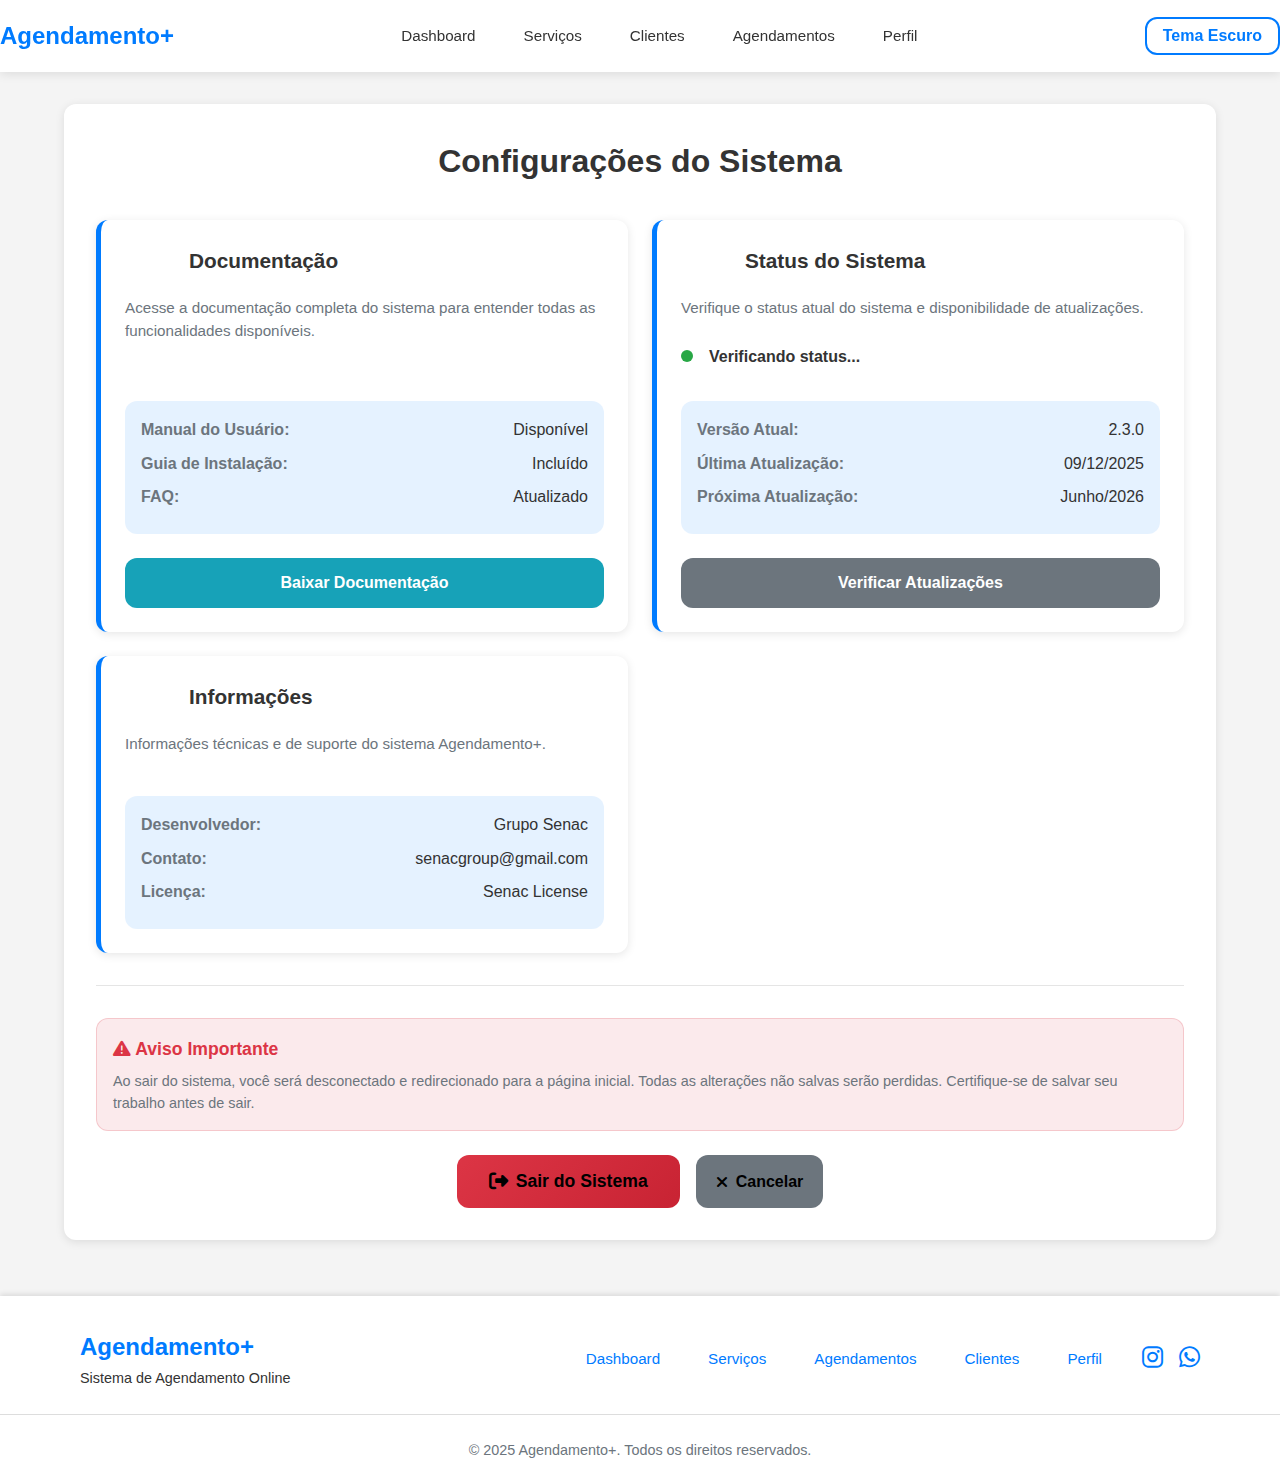
<file: configuracoes.html>
<!DOCTYPE html>
<html lang="pt-BR">
<head>
  <meta charset="UTF-8">
  <meta name="viewport" content="width=device-width, initial-scale=1.0">
  <title>Configurações - Agendamento+</title>
  
  <!-- Meta tags para PWA e responsividade -->
  <meta name="theme-color" content="#007bff">
  <meta name="apple-mobile-web-app-status-bar-style" content="#007bff">
  <meta name="msapplication-navbutton-color" content="#007bff">
   <link rel="stylesheet" href="https://cdnjs.cloudflare.com/ajax/libs/font-awesome/6.4.0/css/all.min.css">
  <!-- CSS do Header -->
  <link rel="stylesheet" href="header.css">
  
  <style>
    /* ========================
       TEMA CLARO/ESCURO - OTIMIZADO
    ======================== */
    :root {
      --bg-color: #f4f4f4;
      --text-color: #333;
      --card-bg: #fff;
      --primary-color: #007bff;
      --secondary-color: #6c757d;
      --success-color: #28a745;
      --warning-color: #ffc107;
      --danger-color: #dc3545;
      --info-color: #17a2b8;
      --shadow: 0 2px 10px rgba(0,0,0,0.1);
      --border-radius: 12px;
      --transition: all 0.3s ease;
    }
    .footer-link i {
  font-size: 1.5rem;
}
    [data-theme="dark"] {
      --bg-color: #1e1e1e;
      --text-color: #f4f4f4;
      --card-bg: #2a2a2a;
      --primary-color: #0d6efd;
      --secondary-color: #5a6268;
      --success-color: #218838;
      --warning-color: #e0a800;
      --danger-color: #c82333;
      --info-color: #138496;
      --shadow: 0 2px 10px rgba(0,0,0,0.3);
    }

    /* ========================
       RESET E BASE RESPONSIVA
    ======================== */
    * {
      margin: 0;
      padding: 0;
      box-sizing: border-box;
    }

    body {
      font-family: 'Segoe UI', Arial, sans-serif;
      background-color: var(--bg-color);
      color: var(--text-color);
      line-height: 1.6;
      transition: var(--transition);
      min-height: 100vh;
      display: flex;
      flex-direction: column;
    }

    .container {
      width: 90%;
      max-width: 1200px;
      margin: 0 auto;
      padding: 0 1rem;
    }

    /* ========================
       MAIN CONTENT RESPONSIVO
    ======================== */
    .main-content {
      flex: 1;
      padding: 2rem 0;
    }

    .section {
      background: var(--card-bg);
      padding: clamp(1.5rem, 4vw, 2rem);
      border-radius: var(--border-radius);
      box-shadow: var(--shadow);
      margin-bottom: 1.5rem;
    }

    .section-title {
      text-align: center;
      margin-bottom: 2rem;
      font-size: clamp(1.5rem, 5vw, 2rem);
      color: var(--text-color);
      font-weight: 700;
    }

    /* ========================
       CONFIGURAÇÕES GRID
    ======================== */
    .settings-grid {
      display: grid;
      grid-template-columns: repeat(auto-fit, minmax(min(100%, 350px), 1fr));
      gap: 1.5rem;
      margin-top: 2rem;
    }

    .setting-card {
      background: var(--card-bg);
      padding: clamp(1.25rem, 3vw, 1.5rem);
      border-radius: var(--border-radius);
      box-shadow: var(--shadow);
      border-left: 5px solid var(--primary-color);
      transition: transform 0.3s ease;
      height: 100%;
      display: flex;
      flex-direction: column;
    }

    .setting-card:hover {
      transform: translateY(-5px);
    }

    .setting-header {
      display: flex;
      align-items: center;
      gap: 1rem;
      margin-bottom: 1.25rem;
    }

    .setting-icon {
      font-size: clamp(1.5rem, 4vw, 2rem);
      color: var(--primary-color);
      width: 3rem;
      text-align: center;
    }

    .setting-title {
      font-size: clamp(1.125rem, 3vw, 1.3rem);
      font-weight: 700;
      margin: 0;
      color: var(--text-color);
    }

    .setting-description {
      color: var(--secondary-color);
      margin-bottom: 1.5rem;
      line-height: 1.5;
      font-size: clamp(0.875rem, 2.5vw, 0.95rem);
      flex: 1;
    }

    /* ========================
       SWITCH PERSONALIZADO
    ======================== */
    .switch {
      position: relative;
      display: inline-block;
      width: 60px;
      height: 34px;
    }

    .switch input {
      opacity: 0;
      width: 0;
      height: 0;
    }

    .slider {
      position: absolute;
      cursor: pointer;
      top: 0;
      left: 0;
      right: 0;
      bottom: 0;
      background-color: #ccc;
      transition: .4s;
      border-radius: 34px;
    }

    .slider:before {
      position: absolute;
      content: "";
      height: 26px;
      width: 26px;
      left: 4px;
      bottom: 4px;
      background-color: white;
      transition: .4s;
      border-radius: 50%;
    }

    input:checked + .slider {
      background-color: var(--primary-color);
    }

    input:checked + .slider:before {
      transform: translateX(26px);
    }

    /* ========================
       BOTÕES
    ======================== */
    .btn {
      padding: clamp(0.875rem, 2.5vw, 1rem) clamp(1rem, 3vw, 1.25rem);
      border: none;
      border-radius: var(--border-radius);
      font-size: clamp(0.875rem, 2.5vw, 1rem);
      font-weight: 600;
      cursor: pointer;
      transition: all 0.3s ease;
      text-decoration: none;
      display: inline-flex;
      align-items: center;
      justify-content: center;
      gap: 0.5rem;
      min-height: 50px;
    }

    .btn-primary { background-color: var(--primary-color); color: white; }
    .btn-success { background-color: var(--success-color); color: white; }
    .btn-secondary { background-color: var(--secondary-color); color: white; }
    .btn-info { background-color: var(--info-color); color: white; }
    .btn-danger { 
      background-color: var(--danger-color); 
      color: white; 
      border: none;
    }

    .btn-danger:hover {
      background-color: #c82333;
      transform: translateY(-2px);
      box-shadow: 0 4px 15px rgba(220, 53, 69, 0.3);
    }

    .btn:hover {
      transform: translateY(-2px);
      box-shadow: 0 4px 15px rgba(0,0,0,0.2);
      opacity: 0.9;
    }

    /* ========================
       STATUS DO SISTEMA
    ======================== */
    .system-status {
      display: flex;
      align-items: center;
      gap: 1rem;
      margin-bottom: 1rem;
    }

    .status-indicator {
      width: 12px;
      height: 12px;
      border-radius: 50%;
      animation: pulse 2s infinite;
    }

    .status-online {
      background-color: var(--success-color);
    }

    .status-offline {
      background-color: var(--danger-color);
    }

    .status-text {
      font-weight: 600;
    }

    .version-info {
      background: rgba(0,123,255,0.1);
      padding: 1rem;
      border-radius: var(--border-radius);
      margin-top: 1rem;
    }

    .version-item {
      display: flex;
      justify-content: space-between;
      margin-bottom: 0.5rem;
    }

    .version-label {
      color: var(--secondary-color);
      font-weight: 600;
    }

    .version-value {
      color: var(--text-color);
    }

    /* ========================
       CONTROLE DE NEVE
    ======================== */
    .neve-control {
      display: flex;
      align-items: center;
      justify-content: space-between;
      margin: 1.5rem 0;
      padding: 1rem;
      background: rgba(0, 123, 255, 0.05);
      border-radius: var(--border-radius);
      border: 1px solid rgba(0, 123, 255, 0.1);
    }

    .neve-status {
      font-weight: 600;
      display: flex;
      align-items: center;
      gap: 0.5rem;
    }

    /* ========================
       BOTÃO DE SAIR - ESTILOS
    ======================== */
    .logout-section {
      margin-top: 2rem;
      padding-top: 2rem;
      border-top: 1px solid rgba(0,0,0,0.1);
      text-align: center;
    }

    [data-theme="dark"] .logout-section {
      border-top-color: rgba(255,255,255,0.1);
    }

    .logout-warning {
      background: rgba(220, 53, 69, 0.1);
      border: 1px solid rgba(220, 53, 69, 0.2);
      padding: 1rem;
      border-radius: var(--border-radius);
      margin-bottom: 1.5rem;
      text-align: left;
    }

    .logout-warning h4 {
      color: var(--danger-color);
      margin-bottom: 0.5rem;
      font-size: 1.1rem;
    }

    .logout-warning p {
      color: var(--secondary-color);
      font-size: 0.9rem;
      line-height: 1.5;
    }

    .logout-btn-container {
      display: flex;
      justify-content: center;
      gap: 1rem;
      flex-wrap: wrap;
    }

    .btn-logout {
      background: linear-gradient(135deg, var(--danger-color) 0%, #c82333 100%);
      padding: 1rem 2rem;
      font-size: 1.1rem;
      min-width: 200px;
      border: none;
    }

    .btn-logout i {
      font-size: 1.2rem;
    }

    .btn-logout:hover {
      background: linear-gradient(135deg, #c82333 0%, #a71d2a 100%);
    }

    .btn-cancel {
      background-color: var(--secondary-color);
    }

    .btn-cancel:hover {
      background-color: #545b62;
    }

    /* Modal de confirmação de saída */
    .logout-modal {
      display: none;
      position: fixed;
      top: 0;
      left: 0;
      width: 100%;
      height: 100%;
      background: rgba(0,0,0,0.5);
      z-index: 1000;
      align-items: center;
      justify-content: center;
      animation: fadeIn 0.3s ease;
    }

    .logout-modal.show {
      display: flex;
    }

    .modal-content {
      background: var(--card-bg);
      padding: 2rem;
      border-radius: var(--border-radius);
      max-width: 500px;
      width: 90%;
      box-shadow: 0 10px 30px rgba(0,0,0,0.2);
      animation: slideUp 0.3s ease;
    }

    .modal-header {
      text-align: center;
      margin-bottom: 1.5rem;
    }

    .modal-header i {
      font-size: 3rem;
      color: var(--danger-color);
      margin-bottom: 1rem;
    }

    .modal-header h3 {
      color: var(--text-color);
      font-size: 1.5rem;
      margin-bottom: 0.5rem;
    }

    .modal-body {
      margin-bottom: 2rem;
      text-align: center;
      color: var(--secondary-color);
      line-height: 1.6;
    }

    .modal-footer {
      display: flex;
      justify-content: center;
      gap: 1rem;
    }

    @keyframes fadeIn {
      from { opacity: 0; }
      to { opacity: 1; }
    }

    @keyframes slideUp {
      from {
        transform: translateY(50px);
        opacity: 0;
      }
      to {
        transform: translateY(0);
        opacity: 1;
      }
    }

    /* ========================
       FOOTER RESPONSIVO
    ======================== */
    .footer {
      background: var(--card-bg);
      padding: 2rem 0 1rem;
      text-align: center;
      font-size: clamp(0.8rem, 2.5vw, 0.9rem);
      margin-top: auto;
      width: 100%;
      box-shadow: 0 -2px 5px rgba(0,0,0,0.1);
    }

    .footer-content {
      display: grid;
      grid-template-columns: 1fr;
      gap: 1.5rem;
      margin-bottom: 1.5rem;
    }

    @media (min-width: 768px) {
      .footer-content {
        grid-template-columns: 1fr auto auto;
        align-items: center;
        text-align: left;
      }
    }

    .footer-brand {
      text-align: center;
    }

    @media (min-width: 768px) {
      .footer-brand {
        text-align: left;
      }
    }

    .footer-nav {
      display: flex;
      flex-wrap: wrap;
      gap: 1rem;
      justify-content: center;
    }

    @media (min-width: 768px) {
      .footer-nav {
        justify-content: flex-start;
      }
    }

    .footer-social {
      display: flex;
      gap: 1rem;
      justify-content: center;
    }

    @media (min-width: 768px) {
      .footer-social {
        justify-content: flex-end;
      }
    }

    .footer-nav a,
    .footer-social a {
      color: var(--primary-color);
      text-decoration: none;
      transition: color 0.3s ease;
      font-weight: 500;
    }

    .footer-nav a:hover,
    .footer-social a:hover {
      text-decoration: underline;
      color: #0056b3;
    }

    .footer-copy {
      margin-top: 1.5rem;
      padding-top: 1.5rem;
      border-top: 1px solid #ddd;
      color: var(--secondary-color);
    }

    [data-theme="dark"] .footer-copy {
      border-top-color: #444;
    }

    /* ========================
       PRELOADER OTIMIZADO
    ======================== */
    #preloader {
      position: fixed;
      top: 0;
      left: 0;
      width: 100%;
      height: 100%;
      background-color: var(--bg-color);
      display: flex;
      flex-direction: column;
      justify-content: center;
      align-items: center;
      z-index: 9999;
      transition: opacity 0.3s ease, visibility 0.3s ease;
    }

    #preloader.hidden {
      opacity: 0;
      visibility: hidden;
    }

    .preloader-logo {
      font-size: clamp(1.5rem, 8vw, 2.5rem);
      font-weight: 700;
      color: var(--primary-color);
      animation: pulse 1.2s infinite ease-in-out;
      margin-bottom: 1rem;
    }

    .preloader-text {
      color: var(--secondary-color);
      font-size: clamp(0.9rem, 3vw, 1rem);
      text-align: center;
    }

    @keyframes pulse {
      0%, 100% { 
        opacity: 0.7; 
        transform: scale(1); 
      }
      50% { 
        opacity: 1; 
        transform: scale(1.05); 
      }
    }

    /* ========================
       NEVE NATALINA
    ======================== */
    .snow-container {
      position: fixed;
      top: 0;
      left: 0;
      width: 100%;
      height: 100%;
      pointer-events: none;
      z-index: 999;
    }

    .snowflake {
      position: absolute;
      top: -10px;
      color: #e0f7fa;
      font-size: 1em;
      user-select: none;
      pointer-events: none;
      animation: fall linear forwards;
    }

    @keyframes fall {
      to {
        transform: translateY(100vh) rotate(360deg);
      }
    }

    .frozen {
      position: relative;
      overflow: hidden;
    }

    .frozen::before {
      content: '';
      position: absolute;
      top: 0;
      left: 0;
      right: 0;
      bottom: 0;
      background: rgba(173, 216, 230, 0.3);
      border: 2px solid #b3e0ff;
      border-radius: 12px;
      z-index: 1;
      pointer-events: none;
    }

    .frozen::after {
      content: '❄️';
      position: absolute;
      top: 5px;
      right: 5px;
      font-size: 1.2rem;
      z-index: 2;
      pointer-events: none;
    }

    .ice-crack {
      position: absolute;
      width: 100%;
      height: 100%;
      background: 
        radial-gradient(circle at 30% 30%, transparent 10px, rgba(255,255,255,0.8) 11px, transparent 12px),
        radial-gradient(circle at 70% 70%, transparent 8px, rgba(255,255,255,0.8) 9px, transparent 10px),
        radial-gradient(circle at 50% 20%, transparent 6px, rgba(255,255,255,0.8) 7px, transparent 8px);
      opacity: 0;
      transition: opacity 0.3s ease;
      pointer-events: none;
      z-index: 3;
    }

    .breaking {
      animation: breakIce 0.5s ease forwards;
    }

    @keyframes breakIce {
      0% {
        opacity: 0;
        transform: scale(1);
      }
      50% {
        opacity: 1;
        transform: scale(1.1);
      }
      100% {
        opacity: 0;
        transform: scale(1.2);
      }
    }

    /* ========================
       BREAKPOINTS ESPECÍFICOS
    ======================== */
    
    /* Mobile Small (até 360px) */
    @media (max-width: 360px) {
      .container {
        width: 95%;
        padding: 0 0.5rem;
      }
      
      .section {
        padding: 1.25rem;
        margin-bottom: 1rem;
      }
      
      .settings-grid {
        gap: 1rem;
      }
      
      .setting-card {
        padding: 1rem;
      }
      
      .logout-btn-container {
        flex-direction: column;
      }
      
      .btn-logout {
        min-width: 100%;
      }
    }

    /* Mobile (até 480px) */
    @media (max-width: 480px) {
      .settings-grid {
        grid-template-columns: 1fr;
      }
      
      .modal-content {
        width: 95%;
        padding: 1.5rem;
      }
      
      .modal-footer {
        flex-direction: column;
      }
    }

    /* Tablet (768px a 1024px) */
    @media (min-width: 768px) and (max-width: 1024px) {
      .settings-grid {
        grid-template-columns: repeat(2, 1fr);
      }
    }

    /* ========================
       ACESSIBILIDADE
    ======================== */
    @media (prefers-reduced-motion: reduce) {
      * {
        animation-duration: 0.01ms !important;
        animation-iteration-count: 1 !important;
        transition-duration: 0.01ms !important;
      }
    }

    .sr-only {
      position: absolute;
      width: 1px;
      height: 1px;
      padding: 0;
      margin: -1px;
      overflow: hidden;
      clip: rect(0, 0, 0, 0);
      white-space: nowrap;
      border: 0;
    }

    /* Foco visível para acessibilidade */
    .btn:focus-visible,
    .switch:focus-visible {
      outline: 3px solid var(--primary-color);
      outline-offset: 2px;
    }
  </style>
</head>
<body>

<!-- Header será inserido automaticamente aqui -->

<main class="main-content container">
  <section class="section">
    <h1 class="section-title">Configurações do Sistema</h1>
    
    <div class="settings-grid">
      <!-- Documentação do Sistema -->
      <div class="setting-card">
        <div class="setting-header">
          <div class="setting-icon"></div>
          <h3 class="setting-title">Documentação</h3>
        </div>
        <p class="setting-description">Acesse a documentação completa do sistema para entender todas as funcionalidades disponíveis.</p>
        
        <div class="version-info">
          <div class="version-item">
            <span class="version-label">Manual do Usuário:</span>
            <span class="version-value">Disponível</span>
          </div>
          <div class="version-item">
            <span class="version-label">Guia de Instalação:</span>
            <span class="version-value">Incluído</span>
          </div>
          <div class="version-item">
            <span class="version-label">FAQ:</span>
            <span class="version-value">Atualizado</span>
          </div>
        </div>

        <button class="btn btn-info" onclick="baixarDocumentacao()" style="margin-top: 1.5rem;">
           Baixar Documentação
        </button>
      </div>

      <!-- Status do Sistema -->
      <div class="setting-card">
        <div class="setting-header">
          <div class="setting-icon"></div>
          <h3 class="setting-title">Status do Sistema</h3>
        </div>
        <p class="setting-description">Verifique o status atual do sistema e disponibilidade de atualizações.</p>
        
        <div class="system-status">
          <div class="status-indicator status-online" id="systemStatusIndicator"></div>
          <span class="status-text" id="systemStatusText">Verificando status...</span>
        </div>

        <div class="version-info">
          <div class="version-item">
            <span class="version-label">Versão Atual:</span>
            <span class="version-value" id="currentVersion">2.3.0</span>
          </div>
          <div class="version-item">
            <span class="version-label">Última Atualização:</span>
            <span class="version-value">09/12/2025</span>
          </div>
          <div class="version-item">
            <span class="version-label">Próxima Atualização:</span>
            <span class="version-value">Junho/2026</span>
          </div>
        </div>

        <button class="btn btn-secondary" onclick="verificarAtualizacoes()" style="margin-top: 1.5rem;">
           Verificar Atualizações
        </button>
      </div>

      <!-- Informações do Sistema -->
      <div class="setting-card">
        <div class="setting-header">
          <div class="setting-icon"></div>
          <h3 class="setting-title">Informações</h3>
        </div>
        <p class="setting-description">Informações técnicas e de suporte do sistema Agendamento+.</p>
        
        <div class="version-info">
          <div class="version-item">
            <span class="version-label">Desenvolvedor:</span>
            <span class="version-value">Grupo Senac</span>
          </div>
          <div class="version-item">
            <span class="version-label">Contato:</span>
            <span class="version-value">senacgroup@gmail.com</span>
          </div>
          <div class="version-item">
            <span class="version-label">Licença:</span>
            <span class="version-value">Senac License</span>
          </div>
        </div>
      </div>
    </div>

    <!-- SEÇÃO DE SAIR DO SISTEMA -->
    <div class="logout-section">
      <div class="logout-warning">
        <h4><i class="fas fa-exclamation-triangle"></i> Aviso Importante</h4>
        <p>Ao sair do sistema, você será desconectado e redirecionado para a página inicial. Todas as alterações não salvas serão perdidas. Certifique-se de salvar seu trabalho antes de sair.</p>
      </div>
      
      <div class="logout-btn-container">
        <button class="btn btn-logout" onclick="mostrarModalSair()">
          <i class="fas fa-sign-out-alt"></i> Sair do Sistema
        </button>
        
        <button class="btn btn-cancel" onclick="cancelarSair()">
          <i class="fas fa-times"></i> Cancelar
        </button>
      </div>
    </div>
  </section>
</main>

<!-- MODAL DE CONFIRMAÇÃO DE SAÍDA -->
<div id="logoutModal" class="logout-modal">
  <div class="modal-content">
    <div class="modal-header">
      <i class="fas fa-door-open"></i>
      <h3>Confirmar Saída</h3>
    </div>
    
    <div class="modal-body">
      <p>Tem certeza que deseja sair do sistema? Você será redirecionado para a página de login onde poderá:</p>
      <ul style="text-align: left; margin: 1rem 0; padding-left: 1.5rem;">
        <li>Cadastrar um novo usuário</li>
        <li>Fazer login com uma conta existente</li>
        <li>Acessar o sistema com diferentes permissões</li>
      </ul>
      <p><strong>Deseja continuar?</strong></p>
    </div>
    
    <div class="modal-footer">
      <button class="btn btn-danger" onclick="confirmarSair()">
        <i class="fas fa-sign-out-alt"></i> Sim, Sair Agora
      </button>
      <button class="btn btn-secondary" onclick="fecharModalSair()">
        <i class="fas fa-times"></i> Cancelar
      </button>
    </div>
  </div>
</div>

<footer class="footer">
  <div class="container footer-content">
    <div class="footer-brand">
      <a href="#" class="logo">Agendamento+</a>
      <p>Sistema de Agendamento Online</p>
    </div>
    <nav class="footer-nav">
      <a href="dashboard.html" class="nav-link">Dashboard</a>
      <a href="serviços.html" class="nav-link">Serviços</a>
      <a href="agendamento.html" class="nav-link">Agendamentos</a>
      <a href="clientes.html" class="nav-link">Clientes</a>
      <a href="perfil.html" class="nav-link">Perfil</a>
    </nav>
    <div class="footer-social">
      <a href="https://www.instagram.com/agendamentomais/?next=%2F" target="_blank" class="footer-link" title="Instagram">
        <i class="fab fa-instagram"></i>
      </a>
      <a href="https://wa.me/5561985825956" target="_blank" class="footer-link" title="WhatsApp">
        <i class="fab fa-whatsapp"></i>
      </a>
    </div>
  </div>
  <div class="footer-copy">
    <p>&copy; 2025 Agendamento+. Todos os direitos reservados.</p>
  </div>
</footer>

<script src="header.js"></script>
<script>
// CONFIGURAÇÕES DO SISTEMA
document.addEventListener('DOMContentLoaded', () => {
  
  // =====================
  // INICIALIZAÇÃO DO TEMA
  // =====================
  function inicializarTema() {
    const currentTheme = localStorage.getItem('theme') || 'light';
    document.documentElement.setAttribute('data-theme', currentTheme);
  }

  // =====================
  // STATUS DO SISTEMA
  // =====================
  function verificarStatusSistema() {
    const indicator = document.getElementById('systemStatusIndicator');
    const statusText = document.getElementById('systemStatusText');
    
    setTimeout(() => {
      indicator.className = 'status-indicator status-online';
      statusText.textContent = 'Sistema Online e Funcionando';
    }, 1000);
  }

  // =====================
  // FUNÇÕES PARA SAIR DO SISTEMA
  // =====================
  
  // Mostrar modal de confirmação
  window.mostrarModalSair = function() {
    const modal = document.getElementById('logoutModal');
    modal.classList.add('show');
    document.body.style.overflow = 'hidden';
  };
  
  // Fechar modal
  window.fecharModalSair = function() {
    const modal = document.getElementById('logoutModal');
    modal.classList.remove('show');
    document.body.style.overflow = 'auto';
  };
  
  // Cancelar saída
  window.cancelarSair = function() {
    fecharModalSair();
    // Opcional: mostrar mensagem de cancelamento
    notificarAcao('Saída cancelada', 'Você permanece logado no sistema.', 'info', 'fa-user-check');
  };
  
  // Confirmar saída e redirecionar
  window.confirmarSair = function() {
    // Limpar dados da sessão (se houver)
    localStorage.removeItem('usuarioLogado');
    localStorage.removeItem('ultimoAcesso');
    
    // Mostrar mensagem de despedida
    notificarAcao('Saindo do sistema...', 'Você será redirecionado para a página inicial.', 'info', 'fa-sign-out-alt');
    
    // Fechar modal
    fecharModalSair();
    
    // Redirecionar após breve delay
    setTimeout(() => {
      // Adicionar efeito de transição
      document.body.style.opacity = '0.5';
      document.body.style.transition = 'opacity 0.5s ease';
      
      // Redirecionar para index.html
      window.location.href = 'index.html';
    }, 1500);
  };
  
  // Fechar modal ao clicar fora
  document.getElementById('logoutModal').addEventListener('click', function(e) {
    if (e.target === this) {
      fecharModalSair();
    }
  });
  
  // Fechar modal com tecla ESC
  document.addEventListener('keydown', function(e) {
    if (e.key === 'Escape') {
      fecharModalSair();
    }
  });

  // =====================
  // FUNÇÕES GLOBAIS
  // =====================
  window.reiniciarEfeitosNatalinos = function() {
    pararNeve();
    setTimeout(() => {
      if (localStorage.getItem('neveNatalina') !== 'false') {
        iniciarNeve();
      }
    }, 100);
    alert('🎄 Efeitos natalinos reiniciados!');
  };

  window.testarNeve = function() {
    // Criar alguns flocos de teste
    for (let i = 0; i < 10; i++) {
      setTimeout(() => criarFlocoNeve(), i * 200);
    }
    alert('🧪 Teste de neve iniciado!');
  };

  window.getStatusNeve = function() {
    return localStorage.getItem('neveNatalina') !== 'false';
  };

  window.toggleNeveNatalina = function(ativar) {
    if (typeof ativar === 'boolean') {
      localStorage.setItem('neveNatalina', ativar);
      if (ativar) {
        iniciarNeve();
      } else {
        pararNeve();
      }
      
      const toggle = document.getElementById('toggleNeve');
      if (toggle) {
        toggle.checked = ativar;
      }
      
      atualizarStatusNeve();
    }
    return getStatusNeve();
  };
  
  // =====================
  // FUNÇÕES DE CONFIGURAÇÃO
  // =====================
  window.baixarDocumentacao = () => {
    const documentacao = `# Documentação do Sistema Agendamento+\n\n## Versão 2.2.0\n**Data:** 09/11/2025\n\n... conteúdo da documentação ...`;
    
    const blob = new Blob([documentacao], { type: 'text/markdown' });
    const url = URL.createObjectURL(blob);
    const a = document.createElement('a');
    a.href = url;
    a.download = 'documentacao-agendamento-plus.md';
    a.click();
    URL.revokeObjectURL(url);
    
    alert('Documentação baixada com sucesso!');
  };

  window.verificarAtualizacoes = () => {
    const statusText = document.getElementById('systemStatusText');
    const currentVersion = document.getElementById('currentVersion');
    
    statusText.textContent = 'Verificando atualizações...';
    
    setTimeout(() => {
      statusText.textContent = 'Sistema atualizado!';
      currentVersion.textContent = '2.3.0';
      currentVersion.style.color = 'var(--success-color)';
      alert('Seu sistema está na versão mais recente (v2.3.0)');
    }, 2000);
  };

  // =====================
  // INICIALIZAÇÃO
  // =====================
  inicializarTema();
  verificarStatusSistema();
});

// NOTIFICAÇÕES POR PÁGINA
const notificacoesPorPagina = {
  'perfil.html': {
    titulo: 'Perfil atualizado!',
    mensagem: 'Suas informações foram salvas com sucesso.',
    icone: 'fa-user-check',
    cor: 'success'
  },
  'cadastro.html': {
    titulo: 'Cadastro realizado!',
    mensagem: 'Novo registro adicionado ao sistema.',
    icone: 'fa-user-plus',
    cor: 'success'
  },
  'servico.html': {
    titulo: 'Serviço configurado!',
    mensagem: 'As alterações foram aplicadas com sucesso.',
    icone: 'fa-cog',
    cor: 'info'
  },
  'agendamento.html': {
    titulo: 'Agendamento confirmado!',
    mensagem: 'O agendamento foi registrado no sistema.',
    icone: 'fa-calendar-check',
    cor: 'success'
  },
  'configuracoes.html': {
    titulo: 'Configurações salvas!',
    mensagem: 'Suas preferências foram atualizadas.',
    icone: 'fa-save',
    cor: 'info'
  }
};

// CONFIGURAÇÃO DAS CORES
const coresNotificacao = {
  success: '#28a745',
  info: '#17a2b8',
  warning: '#ffc107',
  error: '#dc3545',
  primary: '#007bff'
};

// FUNÇÃO PRINCIPAL - MOSTRAR NOTIFICAÇÃO
function mostrarNotificacaoPagina() {
  const paginaAtual = window.location.pathname.split('/').pop() || 
                      document.querySelector('title')?.textContent?.toLowerCase() + '.html' || 
                      'index.html';
  
  let config = null;
  
  if (notificacoesPorPagina[paginaAtual]) {
    config = notificacoesPorPagina[paginaAtual];
  } else {
    for (const pagina in notificacoesPorPagina) {
      if (paginaAtual.includes(pagina.replace('.html', ''))) {
        config = notificacoesPorPagina[pagina];
        break;
      }
    }
  }
  
  if (!config) {
    config = {
      titulo: 'Ação realizada!',
      mensagem: 'Operação concluída com sucesso.',
      icone: 'fa-check-circle',
      cor: 'success'
    };
  }
  
  const notificacoesAntigas = document.querySelectorAll('.notificacao-pagina');
  notificacoesAntigas.forEach(notificacao => {
    notificacao.classList.add('notificacao-saindo');
    setTimeout(() => notificacao.remove(), 300);
  });
  
  criarNotificacao(config);
}

// FUNÇÃO PARA CRIAR A NOTIFICAÇÃO
function criarNotificacao(config) {
  const notification = document.createElement('div');
  notification.className = 'notificacao-pagina';
  notification.setAttribute('role', 'alert');
  notification.setAttribute('aria-live', 'assertive');
  
  notification.innerHTML = `
    <div class="notificacao-conteudo" style="
      position: fixed;
      top: 20px;
      right: 20px;
      background: ${coresNotificacao[config.cor] || coresNotificacao.success};
      color: white;
      padding: 16px 20px;
      border-radius: 12px;
      box-shadow: 0 6px 20px rgba(0,0,0,0.15);
      z-index: 9999;
      display: flex;
      align-items: center;
      gap: 12px;
      animation: entradaNotificacao 0.4s cubic-bezier(0.68, -0.55, 0.265, 1.55);
      max-width: 380px;
      min-width: 300px;
      font-family: 'Segoe UI', system-ui, sans-serif;
      border-left: 5px solid rgba(255,255,255,0.3);
    ">
      <div class="notificacao-icone" style="
        font-size: 1.4rem;
        background: rgba(255,255,255,0.2);
        width: 40px;
        height: 40px;
        border-radius: 50%;
        display: flex;
        align-items: center;
        justify-content: center;
      ">
        <i class="fas ${config.icone}"></i>
      </div>
      
      <div class="notificacao-texto" style="flex: 1;">
        <div class="notificacao-titulo" style="
          font-weight: 700;
          font-size: 1rem;
          margin-bottom: 4px;
        ">
          ${config.titulo}
        </div>
        <div class="notificacao-mensagem" style="
          font-size: 0.875rem;
          opacity: 0.9;
          line-height: 1.4;
        ">
          ${config.mensagem}
        </div>
      </div>
      
      <button class="notificacao-fechar" onclick="this.closest('.notificacao-pagina').remove()" 
              style="
                background: none;
                border: none;
                color: white;
                cursor: pointer;
                font-size: 1.4rem;
                opacity: 0.7;
                padding: 0 8px;
                line-height: 1;
                transition: opacity 0.2s;
                align-self: flex-start;
              "
              aria-label="Fechar notificação">
        &times;
      </button>
    </div>
  `;
  
  document.body.appendChild(notification);
  
  const btnFechar = notification.querySelector('.notificacao-fechar');
  btnFechar.addEventListener('mouseenter', () => {
    btnFechar.style.opacity = '1';
  });
  btnFechar.addEventListener('mouseleave', () => {
    btnFechar.style.opacity = '0.7';
  });
  
  setTimeout(() => {
    if (notification && notification.parentNode) {
      notification.querySelector('.notificacao-conteudo').style.animation = 'saidaNotificacao 0.3s ease forwards';
      setTimeout(() => {
        if (notification && notification.parentNode) {
          notification.parentNode.removeChild(notification);
        }
      }, 300);
    }
  }, 5000);
}

// FUNÇÃO PARA ADICIONAR ESTILOS
function adicionarEstilosNotificacao() {
  if (document.querySelector('#estilos-notificacao')) return;
  
  const style = document.createElement('style');
  style.id = 'estilos-notificacao';
  
  style.textContent = `
    @keyframes entradaNotificacao {
      from {
        transform: translateX(100%) translateY(-20px) scale(0.9);
        opacity: 0;
      }
      to {
        transform: translateX(0) translateY(0) scale(1);
        opacity: 1;
      }
    }
    
    @keyframes saidaNotificacao {
      from {
        transform: translateX(0) translateY(0) scale(1);
        opacity: 1;
      }
      to {
        transform: translateX(100%) translateY(-20px) scale(0.9);
        opacity: 0;
      }
    }
    
    .notificacao-pagina .notificacao-conteudo:hover {
      transform: translateY(-2px);
      box-shadow: 0 8px 25px rgba(0,0,0,0.2);
      transition: transform 0.2s ease, box-shadow 0.2s ease;
    }
    
    @media (max-width: 768px) {
      .notificacao-pagina .notificacao-conteudo {
        top: 10px;
        right: 10px;
        left: 10px;
        max-width: none;
        min-width: auto;
        margin: 0 auto;
      }
    }
    
    @media (max-width: 480px) {
      .notificacao-pagina .notificacao-conteudo {
        flex-direction: column;
        text-align: center;
        padding: 20px;
        gap: 15px;
      }
      
      .notificacao-pagina .notificacao-fechar {
        align-self: center !important;
        margin-top: 10px;
      }
    }
    
    [data-theme="dark"] .notificacao-pagina .notificacao-conteudo {
      background: var(--success-color) !important;
    }
    
    .notificacao-fechar:focus {
      outline: 2px solid white;
      outline-offset: 2px;
    }
    
    .notificacao-saindo .notificacao-conteudo {
      animation: saidaNotificacao 0.3s ease forwards !important;
    }
  `;
  
  document.head.appendChild(style);
}

// FUNÇÃO PARA MOSTRAR NOTIFICAÇÃO PERSONALIZADA
function notificarAcao(titulo, mensagem, tipo = 'success', icone = null) {
  const iconesPadrao = {
    success: 'fa-check-circle',
    info: 'fa-info-circle',
    warning: 'fa-exclamation-triangle',
    error: 'fa-times-circle',
    primary: 'fa-bell'
  };
  
  const config = {
    titulo: titulo,
    mensagem: mensagem,
    icone: icone || iconesPadrao[tipo] || 'fa-check-circle',
    cor: tipo
  };
  
  criarNotificacao(config);
}

// INICIALIZAÇÃO - MOSTRA NOTIFICAÇÃO AO CARREGAR
document.addEventListener('DOMContentLoaded', function() {
  adicionarEstilosNotificacao();
  
  setTimeout(function() {
    mostrarNotificacaoPagina();
  }, 1000);
});

// Variável global para acesso fácil
window.notificar = notificarAcao;
</script>
</body>
</html>
</file>
<file: header.css>
/* header.css - Estilos específicos para o header reutilizável */

/* ========================
   HEADER RESPONSIVO
======================= */
header {
    background: var(--card-bg);
    box-shadow: var(--shadow);
    padding: 1rem 0;
    position: sticky;
    top: 0;
    z-index: 1000;
    backdrop-filter: blur(10px);
}

.header-content {
    display: flex;
    justify-content: space-between;
    align-items: center;
    gap: 1rem;
    position: relative;
}

.logo {
    font-weight: 700;
    font-size: clamp(1.25rem, 4vw, 1.5rem);
    color: var(--primary-color);
    text-decoration: none;
    transition: var(--transition);
}

.logo:hover {
    color: var(--secondary-color);
}

.theme-toggle {
    background: none;
    border: 2px solid var(--primary-color);
    color: var(--primary-color);
    padding: 0.5rem 1rem;
    border-radius: var(--border-radius);
    cursor: pointer;
    font-weight: 600;
    transition: all 0.3s ease;
    font-size: clamp(0.875rem, 3vw, 1rem);
    min-width: 80px;
}

.theme-toggle:hover {
    background: var(--primary-color);
    color: #fff;
    transform: translateY(-2px);
}

.nav-links {
    display: flex;
    gap: 1rem;
    align-items: center;
}

.nav-link {
    color: var(--text-color);
    text-decoration: none;
    padding: 0.5rem 1rem;
    border-radius: 6px;
    transition: background-color 0.3s;
    font-size: clamp(0.875rem, 2.5vw, 0.95rem);
    white-space: nowrap;
    position: relative;
}

.nav-link:hover {
    background-color: var(--primary-color);
    color: white;
}

.nav-link.active {
    color: var(--primary-color);
    font-weight: 600;
}

.nav-link.active::after {
    content: '';
    position: absolute;
    bottom: -2px;
    left: 1rem;
    right: 1rem;
    height: 2px;
    background-color: var(--primary-color);
    border-radius: 2px;
}

#menuBtn {
    display: none;
    background: none;
    border: none;
    font-size: 1.5rem;
    cursor: pointer;
    color: var(--text-color);
    padding: 0.25rem;
    z-index: 1001;
    transition: transform 0.3s ease;
    width: 40px;
    height: 40px;
    border-radius: 4px;
}

#menuBtn:hover {
    background-color: rgba(0,0,0,0.05);
}

#menuBtn.active {
    transform: rotate(90deg);
}

/* ========================
   RESPONSIVIDADE MOBILE
======================= */
@media (max-width: 768px) {
    .nav-links {
        display: flex;
        flex-direction: column;
        position: fixed;
        top: 0;
        right: -100%;
        width: 80%;
        max-width: 300px;
        height: 100vh;
        background: var(--card-bg);
        box-shadow: -2px 0 10px rgba(0,0,0,0.2);
        padding: 80px 20px 20px;
        transition: right 0.3s ease;
        z-index: 100;
        overflow-y: auto;
    }
    
    .nav-links.show {
        right: 0;
    }
    
    #menuBtn {
        display: block;
    }
    
    .nav-link {
        padding: 0.75rem 1rem;
        text-align: center;
        width: 100%;
        border-radius: 8px;
        margin-bottom: 0.5rem;
    }
    
    .nav-link.active::after {
        display: none;
    }
    
    .nav-link.active {
        background-color: var(--primary-color);
        color: white;
    }
}

@media (max-width: 480px) {
    .header-content {
        flex-wrap: wrap;
    }
    
    .theme-toggle {
        min-width: 60px;
        padding: 0.4rem 0.8rem;
        font-size: 0.8rem;
    }
}

/* Tablet */
@media (min-width: 481px) and (max-width: 768px) {
    .nav-links {
        gap: 0.75rem;
    }
    
    .nav-link {
        padding: 0.5rem 0.75rem;
        font-size: 0.9rem;
    }
}
</file>
